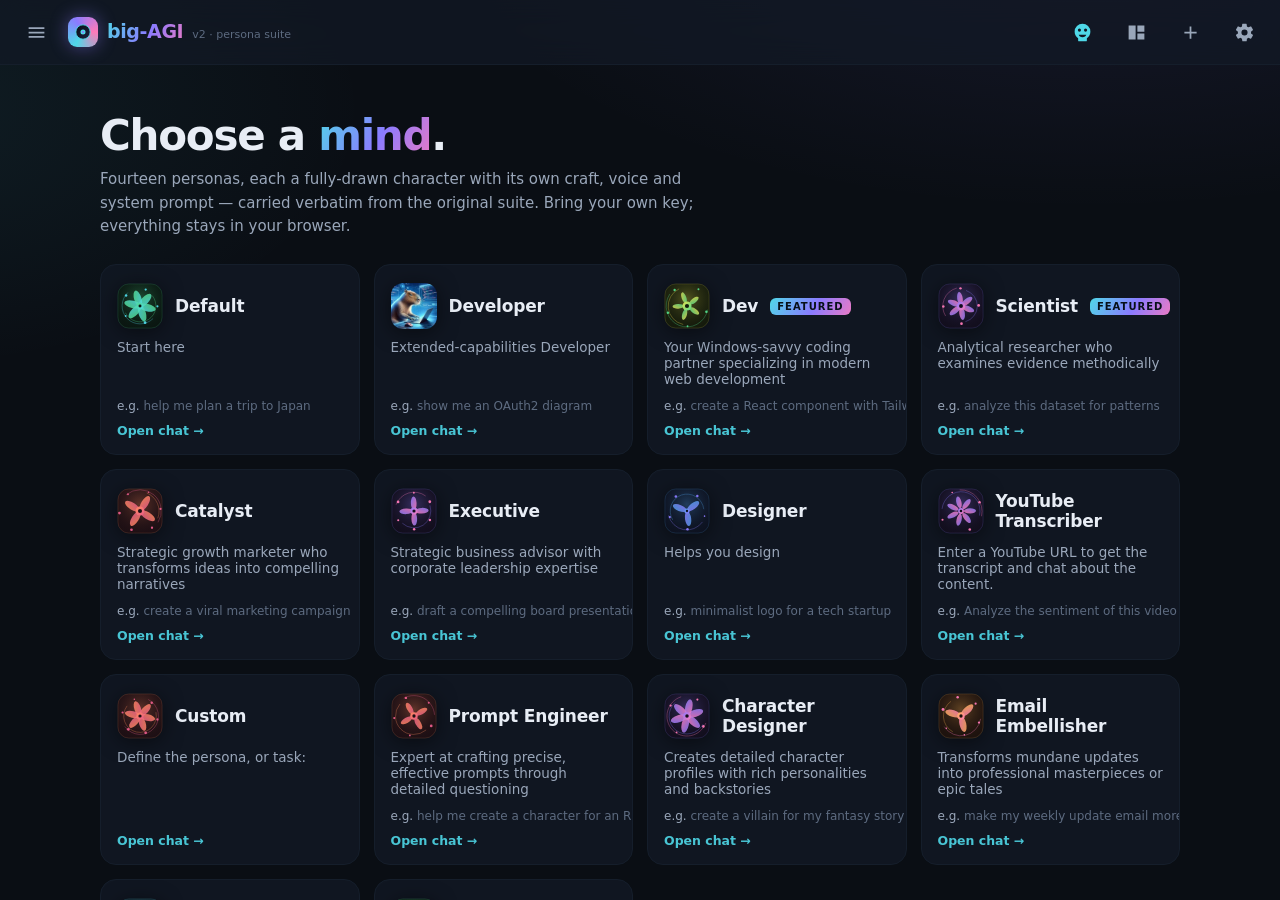
<file: v2/index.html>
<!doctype html>
<html lang="en">
<head>
<meta charset="utf-8">
<meta name="viewport" content="width=device-width, initial-scale=1, viewport-fit=cover">
<meta name="color-scheme" content="dark">
<meta name="theme-color" content="#0a0e14">
<title>big-AGI v2 — The Persona Suite</title>
<meta name="description" content="Persona-driven AI suite. 14 character personas, BYO-key streaming chat, side-by-side beams. Zero backend — everything stays in your browser.">
<link rel="icon" href="data:image/svg+xml,%3Csvg xmlns='http://www.w3.org/2000/svg' viewBox='0 0 100 100'%3E%3Cdefs%3E%3ClinearGradient id='g' x1='0' y1='0' x2='1' y2='1'%3E%3Cstop offset='0' stop-color='%234fd8e8'/%3E%3Cstop offset='1' stop-color='%238b7bff'/%3E%3C/linearGradient%3E%3C/defs%3E%3Crect x='4' y='4' width='92' height='92' rx='24' fill='%230e141d'/%3E%3Ccircle cx='50' cy='50' r='22' fill='url(%23g)'/%3E%3Ccircle cx='50' cy='50' r='9' fill='%230e141d'/%3E%3C/svg%3E">
<link rel="stylesheet" href="styles.css">
</head>
<body>
<div id="app">

  <header class="topbar">
    <button class="iconbtn" id="btnMenu" aria-label="Menu">
      <svg viewBox="0 0 24 24" fill="currentColor"><path d="M3 6h18v2H3V6Zm0 5h18v2H3v-2Zm0 5h18v2H3v-2Z"/></svg>
    </button>
    <div class="brand">
      <span class="logo"><svg viewBox="0 0 100 100"><defs><linearGradient id="lg" x1="0" y1="0" x2="1" y2="1"><stop offset="0" stop-color="#0a0e14"/><stop offset="1" stop-color="#1a2340"/></linearGradient></defs><circle cx="50" cy="50" r="40" fill="url(#lg)" stroke="#4fd8e8" stroke-width="5"/><circle cx="50" cy="50" r="14" fill="#4fd8e8"/><circle cx="50" cy="50" r="6" fill="#8b7bff"/></svg></span>
      <h1>big-AGI</h1>
      <span class="tag">v2 · persona suite</span>
    </div>
    <span class="spacer"></span>
    <button class="iconbtn" id="btnPersonas" aria-label="Personas">
      <svg viewBox="0 0 24 24" fill="currentColor"><path d="M12 2a9 9 0 0 0-9 9c0 3.1 1.6 5.9 4 7.5V21a1 1 0 0 0 1 1h8a1 1 0 0 0 1-1v-2.5c2.4-1.6 4-4.4 4-7.5a9 9 0 0 0-9-9Zm-3.5 9a1.8 1.8 0 1 1 0-3.6 1.8 1.8 0 0 1 0 3.6Zm7 0a1.8 1.8 0 1 1 0-3.6 1.8 1.8 0 0 1 0 3.6ZM12 17.5c-2.3 0-3.9-1.3-4.3-2.9h8.6c-.4 1.6-2 2.9-4.3 2.9Z"/></svg>
    </button>
    <button class="iconbtn" id="btnBeam" aria-label="Beam compare">
      <svg viewBox="0 0 24 24" fill="currentColor"><path d="M3 4h8v16H3V4Zm10 0h8v7h-8V4Zm0 9h8v7h-8v-9Z"/></svg>
    </button>
    <button class="iconbtn" id="btnNew" aria-label="New chat">
      <svg viewBox="0 0 24 24" fill="currentColor"><path d="M11 5h2v6h6v2h-6v6h-2v-6H5v-2h6V5Z"/></svg>
    </button>
    <button class="iconbtn" id="btnSettings" aria-label="Settings">
      <svg viewBox="0 0 24 24" fill="currentColor"><path d="m19.4 13a7.7 7.7 0 0 0 .1-1 7.7 7.7 0 0 0-.1-1l2.1-1.7a.5.5 0 0 0 .1-.6l-2-3.5a.5.5 0 0 0-.6-.2l-2.5 1a7.7 7.7 0 0 0-1.7-1l-.4-2.6a.5.5 0 0 0-.5-.4h-4a.5.5 0 0 0-.5.4l-.3 2.6a7.7 7.7 0 0 0-1.7 1l-2.5-1a.5.5 0 0 0-.6.2l-2 3.5a.5.5 0 0 0 .1.6L4.5 11a7.7 7.7 0 0 0 0 2l-2.1 1.7a.5.5 0 0 0-.1.6l2 3.5c.1.2.4.3.6.2l2.5-1a7.7 7.7 0 0 0 1.7 1l.4 2.6c0 .2.2.4.5.4h4c.2 0 .5-.2.5-.4l.3-2.6a7.7 7.7 0 0 0 1.7-1l2.5 1c.2.1.5 0 .6-.2l2-3.5a.5.5 0 0 0-.1-.6L19.4 13ZM12 15.5A3.5 3.5 0 1 1 12 8.5a3.5 3.5 0 0 1 0 7Z"/></svg>
    </button>
  </header>

  <div class="main">
    <div id="stage" class="stage"></div>

    <div class="drawer" id="drawer" aria-hidden="true">
      <div class="panel" role="dialog" aria-label="History and personas">
        <div class="panel-head">Library</div>
        <div class="chip-row">
          <button class="chip" id="chipHist">History</button>
          <button class="chip" id="chipPersonas">Personas</button>
        </div>
        <div class="panel-body" id="drawerBody"></div>
      </div>
    </div>
  </div>

  <div class="sheet-wrap" id="sheetWrap">
    <div class="sheet" id="sheet" role="dialog" aria-label="Sheet">
      <div class="grab"></div>
      <h2 id="sheetTitle">Settings</h2>
      <div id="sheetBody"></div>
    </div>
  </div>

  <div class="toast" id="toast" role="status"></div>
</div>

<script type="module" src="app.js"></script>
</body>
</html>
</file>
<file: v2/styles.css>
/* big-AGI v2 — "Obsidian Filament" design system
   Mobile-first. Zero frameworks. No CDNs. Fleet dark #0a0e14 base. */

:root {
  --bg: #0a0e14;
  --bg-raised: #0e141d;
  --bg-glass: rgba(18, 25, 38, 0.72);
  --bg-glass-2: rgba(24, 33, 50, 0.55);
  --line: #1c2635;
  --line-soft: #151e2b;
  --ink: #e8edf5;
  --ink-dim: #9aa7ba;
  --ink-faint: #5d6b80;
  --accent: #4fd8e8;
  --accent-2: #8b7bff;
  --accent-3: #ff7ab8;
  --grad: linear-gradient(120deg, #4fd8e8 0%, #8b7bff 55%, #ff7ab8 110%);
  --grad-soft: linear-gradient(120deg, rgba(79,216,232,.14), rgba(139,123,255,.14));
  --ok: #52d98b;
  --warn: #ffb454;
  --err: #ff6b81;
  --radius: 16px;
  --radius-sm: 10px;
  --tap: 44px;
  --font: "Segoe UI", system-ui, -apple-system, "SF Pro Text", Roboto, "Helvetica Neue", sans-serif;
  --mono: ui-monospace, "Cascadia Code", "SF Mono", Menlo, Consolas, monospace;
  --maxw: 860px;
}

* { box-sizing: border-box; -webkit-tap-highlight-color: transparent; }
html { height: 100%; }
body {
  margin: 0; height: 100%; font-family: var(--font);
  background:
    radial-gradient(1100px 500px at 85% -10%, rgba(139,123,255,.10), transparent 60%),
    radial-gradient(900px 480px at -10% 12%, rgba(79,216,232,.08), transparent 55%),
    var(--bg);
  color: var(--ink); font-size: 16px; line-height: 1.55;
  overflow: hidden;
}
#app { height: 100%; display: flex; flex-direction: column; }
button { font-family: inherit; color: inherit; background: none; border: none; cursor: pointer; }
input, textarea, select { font-family: inherit; font-size: 16px; color: var(--ink); }
::selection { background: rgba(139,123,255,.35); }

/* ---------- top bar ---------- */
.topbar {
  display: flex; align-items: center; gap: 10px;
  padding: 10px 14px; padding-top: max(10px, env(safe-area-inset-top));
  background: var(--bg-glass); backdrop-filter: blur(14px);
  border-bottom: 1px solid var(--line-soft);
  z-index: 30; flex: none;
}
.brand { display: flex; align-items: baseline; gap: 9px; min-width: 0; }
.brand .logo {
  width: 30px; height: 30px; border-radius: 9px; flex: none; align-self: center;
  background: conic-gradient(from 210deg, #4fd8e8, #8b7bff, #ff7ab8, #4fd8e8);
  box-shadow: 0 0 18px rgba(139,123,255,.45);
  display: grid; place-items: center;
}
.brand .logo svg { width: 18px; height: 18px; }
.brand h1 {
  font-size: 19px; margin: 0; font-weight: 750; letter-spacing: -0.02em;
  background: var(--grad); -webkit-background-clip: text; background-clip: text; color: transparent;
  white-space: nowrap;
}
.brand .tag { font-size: 11px; color: var(--ink-faint); white-space: nowrap; }
.topbar .spacer { flex: 1; }
.iconbtn {
  min-width: var(--tap); min-height: var(--tap); border-radius: 12px;
  display: grid; place-items: center; color: var(--ink-dim);
  transition: background .15s, color .15s;
}
.iconbtn:active { background: var(--bg-glass-2); }
.iconbtn:hover { color: var(--ink); background: var(--bg-glass-2); }
.iconbtn.on { color: var(--accent); }
.iconbtn svg { width: 21px; height: 21px; }

/* ---------- layout ---------- */
.main { flex: 1; display: flex; min-height: 0; position: relative; }
.stage { flex: 1; display: flex; flex-direction: column; min-width: 0; min-height: 0; }

/* ---------- drawer (history / personas) ---------- */
.drawer {
  position: absolute; inset: 0; z-index: 40; display: none;
  background: rgba(6, 9, 14, 0.6); backdrop-filter: blur(3px);
}
.drawer.open { display: block; }
.drawer .panel {
  position: absolute; top: 0; bottom: 0; left: 0; width: min(360px, 88vw);
  background: var(--bg-raised); border-right: 1px solid var(--line);
  display: flex; flex-direction: column;
  animation: slidein .22s cubic-bezier(.2,.8,.25,1);
  box-shadow: 24px 0 60px rgba(0,0,0,.5);
}
@keyframes slidein { from { transform: translateX(-30px); opacity: 0; } to { transform: none; opacity: 1; } }
.drawer .panel-head {
  display: flex; align-items: center; gap: 8px; padding: 14px 14px 10px;
  font-size: 12px; font-weight: 700; letter-spacing: .12em; text-transform: uppercase; color: var(--ink-faint);
}
.drawer .panel-body { flex: 1; overflow-y: auto; padding: 4px 10px 20px; }

.chip-row { display: flex; gap: 8px; padding: 4px 12px 12px; flex-wrap: wrap; }
.chip {
  padding: 7px 13px; border-radius: 999px; font-size: 13px; color: var(--ink-dim);
  background: var(--bg-glass-2); border: 1px solid var(--line-soft);
}
.chip.on { color: #071018; background: var(--grad); font-weight: 650; border-color: transparent; }

.hist-item {
  width: 100%; text-align: left; padding: 11px 12px; border-radius: 12px;
  display: flex; gap: 10px; align-items: center; margin-bottom: 2px;
}
.hist-item:hover, .hist-item.on { background: var(--bg-glass-2); }
.hist-item .sig { width: 30px; height: 30px; flex: none; }
.hist-item .meta { min-width: 0; flex: 1; }
.hist-item .t { font-size: 14px; color: var(--ink); white-space: nowrap; overflow: hidden; text-overflow: ellipsis; }
.hist-item .s { font-size: 11.5px; color: var(--ink-faint); white-space: nowrap; overflow: hidden; text-overflow: ellipsis; }
.hist-item .del { color: var(--ink-faint); min-width: 34px; min-height: 34px; display: grid; place-items: center; border-radius: 9px; }
.hist-item .del:hover { color: var(--err); background: rgba(255,107,129,.1); }
.hist-item .del svg { width: 16px; height: 16px; }

/* ---------- persona gallery ---------- */
.gallery { flex: 1; overflow-y: auto; padding: 26px 18px 40px; }
.gallery-inner { max-width: 1080px; margin: 0 auto; }
.gallery-hero { margin: 8px 0 26px; }
.gallery-hero h2 {
  font-size: clamp(28px, 6vw, 42px); line-height: 1.08; margin: 0 0 10px; font-weight: 800; letter-spacing: -0.03em;
}
.gallery-hero h2 em { font-style: normal; background: var(--grad); -webkit-background-clip: text; background-clip: text; color: transparent; }
.gallery-hero p { color: var(--ink-dim); margin: 0; max-width: 640px; font-size: 15px; }
.persona-grid { display: grid; grid-template-columns: repeat(auto-fill, minmax(240px, 1fr)); gap: 14px; }
.pcard {
  position: relative; text-align: left; padding: 18px 16px 16px; border-radius: var(--radius);
  background: var(--bg-glass); border: 1px solid var(--line-soft);
  overflow: hidden; transition: transform .18s cubic-bezier(.2,.8,.25,1), border-color .18s, box-shadow .18s;
  display: flex; flex-direction: column; gap: 10px;
}
.pcard::before {
  content: ""; position: absolute; inset: 0; opacity: 0; transition: opacity .2s;
  background: radial-gradient(360px 160px at 20% -20%, rgba(139,123,255,.16), transparent 70%);
}
.pcard:hover, .pcard:focus-visible { transform: translateY(-3px); border-color: #2b3a52; box-shadow: 0 14px 40px rgba(0,0,0,.45); }
.pcard:hover::before { opacity: 1; }
.pcard .sig { width: 46px; height: 46px; filter: drop-shadow(0 3px 10px rgba(0,0,0,.5)); }
.pcard .row { display: flex; align-items: center; gap: 12px; }
.pcard h3 { margin: 0; font-size: 17px; letter-spacing: -0.01em; }
.pcard .hl {
  font-size: 10px; font-weight: 800; letter-spacing: .1em; text-transform: uppercase;
  color: #071018; background: var(--grad); border-radius: 6px; padding: 3px 7px;
}
.pcard p { margin: 0; color: var(--ink-dim); font-size: 13.5px; flex: 1; }
.pcard .go { font-size: 12.5px; font-weight: 650; color: var(--accent); opacity: .9; }
.pcard .ex {
  margin-top: 2px; font-size: 12px; color: var(--ink-faint);
  white-space: nowrap; overflow: hidden; text-overflow: ellipsis;
}
.pcard .ex b { color: var(--ink-dim); font-weight: 500; }

/* ---------- chat ---------- */
.chatwrap { flex: 1; display: flex; flex-direction: column; min-height: 0; }
.chat-scroll { flex: 1; overflow-y: auto; scroll-behavior: smooth; }
.chat-inner { max-width: var(--maxw); margin: 0 auto; padding: 22px 16px 12px; width: 100%; }

.msg { display: flex; gap: 12px; margin-bottom: 22px; animation: rise .25s cubic-bezier(.2,.8,.25,1); }
@keyframes rise { from { opacity: 0; transform: translateY(8px); } to { opacity: 1; transform: none; } }
.msg .avatar { width: 34px; height: 34px; flex: none; margin-top: 2px; }
.msg .avatar .sig { width: 34px; height: 34px; }
.msg .avatar .you { width: 34px; height: 34px; border-radius: 11px; background: var(--bg-glass-2); border: 1px solid var(--line); display: grid; place-items: center; color: var(--ink-dim); font-size: 12px; font-weight: 700; }
.msg .bubble { min-width: 0; flex: 1; }
.msg .who { font-size: 12px; font-weight: 700; color: var(--ink-dim); margin-bottom: 5px; display: flex; align-items: center; gap: 8px; }
.msg .who .model { font-weight: 500; color: var(--ink-faint); font-size: 11px; }
.msg .body { font-size: 15.5px; color: var(--ink); word-wrap: break-word; }
.msg.user .body { color: #cfd9ea; }
.msg .body p { margin: 0 0 12px; } .msg .body p:last-child { margin-bottom: 0; }
.msg .body h1,.msg .body h2,.msg .body h3 { margin: 16px 0 8px; line-height: 1.25; }
.msg .body h1 { font-size: 20px; } .msg .body h2 { font-size: 18px; } .msg .body h3 { font-size: 16px; }
.msg .body ul,.msg .body ol { margin: 0 0 12px; padding-left: 22px; }
.msg .body li { margin-bottom: 4px; }
.msg .body code { font-family: var(--mono); font-size: 13.5px; background: rgba(79,216,232,.09); border: 1px solid rgba(79,216,232,.14); padding: 1px 6px; border-radius: 6px; }
.msg .body pre {
  background: #0b0f16; border: 1px solid var(--line); border-radius: 12px;
  padding: 13px 14px; overflow-x: auto; margin: 0 0 12px; position: relative;
}
.msg .body pre code { background: none; border: none; padding: 0; font-size: 13px; line-height: 1.5; }
.msg .body blockquote { border-left: 3px solid var(--accent-2); margin: 0 0 12px; padding: 2px 0 2px 14px; color: var(--ink-dim); }
.msg .body a { color: var(--accent); }
.msg .body table { border-collapse: collapse; margin: 0 0 12px; font-size: 13.5px; display: block; overflow-x: auto; }
.msg .body th,.msg .body td { border: 1px solid var(--line); padding: 6px 11px; text-align: left; }
.msg .body th { background: var(--bg-glass-2); }
.msg .body hr { border: none; border-top: 1px solid var(--line); margin: 14px 0; }

.code-copy {
  position: absolute; top: 7px; right: 7px; font-size: 11px; color: var(--ink-faint);
  background: var(--bg-raised); border: 1px solid var(--line); padding: 4px 9px; border-radius: 7px;
}
.code-copy:hover { color: var(--accent); }

.msg .acts { display: flex; gap: 4px; margin-top: 8px; opacity: 0; transition: opacity .15s; }
.msg:hover .acts, .msg .acts:focus-within { opacity: 1; }
.msg .acts button { font-size: 11.5px; color: var(--ink-faint); padding: 5px 9px; border-radius: 7px; }
.msg .acts button:hover { color: var(--accent); background: var(--bg-glass-2); }

.thinking { display: inline-flex; gap: 5px; align-items: center; padding: 8px 0; }
.thinking i { width: 7px; height: 7px; border-radius: 50%; background: var(--accent); animation: pulse 1.1s infinite; }
.thinking i:nth-child(2) { animation-delay: .18s; background: var(--accent-2); }
.thinking i:nth-child(3) { animation-delay: .36s; background: var(--accent-3); }
@keyframes pulse { 0%, 70%, 100% { opacity: .25; transform: scale(.8); } 35% { opacity: 1; transform: scale(1.1); } }

.stream-caret { display: inline-block; width: 8px; height: 17px; margin-left: 2px; vertical-align: -3px; background: var(--accent); animation: blink 1s steps(1) infinite; border-radius: 2px; }
@keyframes blink { 50% { opacity: 0; } }

/* ---------- composer ---------- */
.composer-zone { flex: none; padding: 8px 12px calc(10px + env(safe-area-inset-bottom)); background: linear-gradient(transparent, rgba(10,14,20,.94) 30%); }
.composer {
  max-width: var(--maxw); margin: 0 auto; border-radius: 20px;
  background: var(--bg-glass); border: 1px solid var(--line);
  backdrop-filter: blur(16px); box-shadow: 0 10px 36px rgba(0,0,0,.4);
  transition: border-color .15s, box-shadow .15s;
}
.composer:focus-within { border-color: #2e4159; box-shadow: 0 10px 40px rgba(0,0,0,.5), 0 0 0 3px rgba(79,216,232,.07); }
.composer textarea {
  display: block; width: 100%; background: none; border: none; outline: none; resize: none;
  padding: 15px 16px 6px; max-height: 44vh; min-height: 52px; line-height: 1.5; color: var(--ink);
}
.composer textarea::placeholder { color: var(--ink-faint); }
.composer .bar { display: flex; align-items: center; gap: 4px; padding: 4px 8px 8px 10px; }
.composer .bar .who {
  font-size: 12px; color: var(--ink-dim); padding: 6px 10px; border-radius: 9px;
  display: inline-flex; align-items: center; gap: 7px; max-width: 46vw;
  white-space: nowrap; overflow: hidden;
}
.composer .bar .who .sig { width: 19px; height: 19px; }
.composer .bar .who b { font-weight: 650; color: var(--ink); overflow: hidden; text-overflow: ellipsis; }
.composer .bar .spacer { flex: 1; }
.sendbtn {
  min-width: 42px; height: 42px; border-radius: 13px; display: grid; place-items: center;
  background: var(--grad); color: #071018;
}
.sendbtn:disabled { opacity: .35; }
.sendbtn svg { width: 19px; height: 19px; }
.stopbtn { min-width: 42px; height: 42px; border-radius: 13px; display: grid; place-items: center; background: rgba(255,107,129,.15); color: var(--err); border: 1px solid rgba(255,107,129,.3); }
.stopbtn svg { width: 17px; height: 17px; }
.hint { max-width: var(--maxw); margin: 7px auto 0; font-size: 11.5px; color: var(--ink-faint); text-align: center; }
.hint a { color: var(--ink-dim); }

/* ---------- beam ---------- */
.beam-grid { flex: 1; display: grid; gap: 12px; min-height: 0; padding: 14px 12px; grid-template-columns: 1fr; overflow: hidden; }
.beam-col {
  display: flex; flex-direction: column; min-width: 0; min-height: 0;
  background: var(--bg-glass); border: 1px solid var(--line-soft); border-radius: var(--radius); overflow: hidden;
}
.beam-col .head {
  flex: none; display: flex; align-items: center; gap: 8px; padding: 10px 13px;
  border-bottom: 1px solid var(--line-soft); font-size: 13px; font-weight: 650;
}
.beam-col .head .dot { width: 8px; height: 8px; border-radius: 50%; background: var(--accent); }
.beam-col .head .model { color: var(--ink-faint); font-weight: 500; font-size: 11.5px; }
.beam-col .out { flex: 1; overflow-y: auto; padding: 13px 14px; font-size: 14px; }

/* ---------- sheets (settings etc.) ---------- */
.sheet-wrap { position: fixed; inset: 0; z-index: 60; display: none; background: rgba(6,9,14,.65); backdrop-filter: blur(4px); }
.sheet-wrap.open { display: grid; place-items: end center; }
.sheet {
  width: min(680px, 100%); max-height: 88vh; overflow-y: auto;
  background: var(--bg-raised); border: 1px solid var(--line); border-bottom: none;
  border-radius: 22px 22px 0 0; padding: 8px 20px calc(24px + env(safe-area-inset-bottom));
  animation: up .25s cubic-bezier(.2,.8,.25,1);
}
@keyframes up { from { transform: translateY(40px); opacity: .4; } to { transform: none; opacity: 1; } }
.sheet .grab { width: 42px; height: 4px; border-radius: 2px; background: var(--line); margin: 6px auto 14px; }
.sheet h2 { font-size: 18px; margin: 4px 0 4px; }
.sheet .sub { color: var(--ink-faint); font-size: 12.5px; margin: 0 0 16px; }
.field { margin-bottom: 15px; }
.field label { display: block; font-size: 12px; font-weight: 700; letter-spacing: .06em; text-transform: uppercase; color: var(--ink-dim); margin-bottom: 6px; }
.field input, .field textarea, .field select {
  width: 100%; background: var(--bg); border: 1px solid var(--line); border-radius: 11px;
  padding: 11px 13px; outline: none; transition: border-color .15s;
}
.field input:focus, .field textarea:focus, .field select:focus { border-color: #33507a; }
.field .help { font-size: 11.5px; color: var(--ink-faint); margin-top: 5px; }
.field input[type="range"] { padding: 0; accent-color: var(--accent-2); }
.two { display: grid; grid-template-columns: 1fr 1fr; gap: 12px; }
.btn {
  display: inline-flex; align-items: center; justify-content: center; gap: 8px;
  min-height: var(--tap); padding: 10px 18px; border-radius: 13px; font-size: 14.5px; font-weight: 650;
  background: var(--bg-glass-2); border: 1px solid var(--line); color: var(--ink);
}
.btn.primary { background: var(--grad); color: #071018; border: none; }
.btn.danger { color: var(--err); border-color: rgba(255,107,129,.35); }
.btn-row { display: flex; gap: 10px; flex-wrap: wrap; margin-top: 6px; }
.provider-card { border: 1px solid var(--line-soft); border-radius: 14px; padding: 14px; margin-bottom: 12px; background: var(--bg-glass-2); }
.provider-card .pc-head { display: flex; align-items: center; gap: 9px; margin-bottom: 10px; }
.provider-card .pc-head .st { width: 9px; height: 9px; border-radius: 50%; background: var(--ink-faint); }
.provider-card.live .pc-head .st { background: var(--ok); box-shadow: 0 0 10px var(--ok); }
.provider-card .pc-head b { font-size: 14.5px; }
.provider-card .pc-head .spacer { flex: 1; }
.badge { font-size: 10.5px; font-weight: 700; letter-spacing: .08em; padding: 3px 8px; border-radius: 6px; text-transform: uppercase; }
.badge.def { color: var(--accent); background: rgba(79,216,232,.1); }

.notice {
  margin: 0 0 14px; padding: 11px 14px; border-radius: 12px; font-size: 13px;
  border: 1px solid rgba(255,180,84,.25); background: rgba(255,180,84,.07); color: var(--warn);
}
.notice b { color: #ffd9a0; }

/* ---------- welcome / empty states ---------- */
.welcome { max-width: var(--maxw); margin: 0 auto; padding: 40px 18px 20px; text-align: center; }
.welcome .sig-lg { width: 92px; height: 92px; margin: 0 auto 18px; filter: drop-shadow(0 8px 26px rgba(0,0,0,.55)); }
.welcome h2 { font-size: 26px; margin: 0 0 8px; letter-spacing: -0.02em; }
.welcome .d { color: var(--ink-dim); font-size: 15px; max-width: 520px; margin: 0 auto 22px; }
.welcome .ex-grid { display: grid; gap: 9px; max-width: 560px; margin: 0 auto; }
.welcome .ex {
  padding: 13px 16px; border-radius: 13px; background: var(--bg-glass); border: 1px solid var(--line-soft);
  font-size: 14px; color: var(--ink-dim); text-align: left; transition: border-color .15s, transform .15s;
}
.welcome .ex:hover { border-color: #2b3a52; transform: translateY(-2px); color: var(--ink); }

/* ---------- toast ---------- */
.toast {
  position: fixed; left: 50%; bottom: calc(86px + env(safe-area-inset-bottom)); transform: translateX(-50%) translateY(8px);
  background: #182130; border: 1px solid #2b3a52; color: var(--ink); font-size: 13.5px;
  padding: 10px 16px; border-radius: 12px; z-index: 90; opacity: 0; pointer-events: none;
  transition: opacity .2s, transform .2s; box-shadow: 0 12px 34px rgba(0,0,0,.5); max-width: 88vw;
}
.toast.show { opacity: 1; transform: translateX(-50%) translateY(0); }

/* ---------- scrollbars ---------- */
::-webkit-scrollbar { width: 9px; height: 9px; }
::-webkit-scrollbar-thumb { background: #1e2a3c; border-radius: 5px; border: 2px solid transparent; background-clip: content-box; }
::-webkit-scrollbar-thumb:hover { background: #2b3a52; border: 2px solid transparent; background-clip: content-box; }
::-webkit-scrollbar-track { background: transparent; }

/* ---------- desktop refinements ---------- */
@media (min-width: 900px) {
  .gallery { padding: 40px 28px 60px; }
  .chat-inner { padding: 30px 22px 16px; }
  .msg .body { font-size: 15.5px; }
  .beam-grid { grid-template-columns: repeat(var(--beam-cols, 2), 1fr); padding: 16px; }
}
@media (prefers-reduced-motion: reduce) {
  * { animation: none !important; transition: none !important; }
}

/* focus visibility */
:focus-visible { outline: 2px solid var(--accent); outline-offset: 2px; border-radius: 6px; }
</file>
